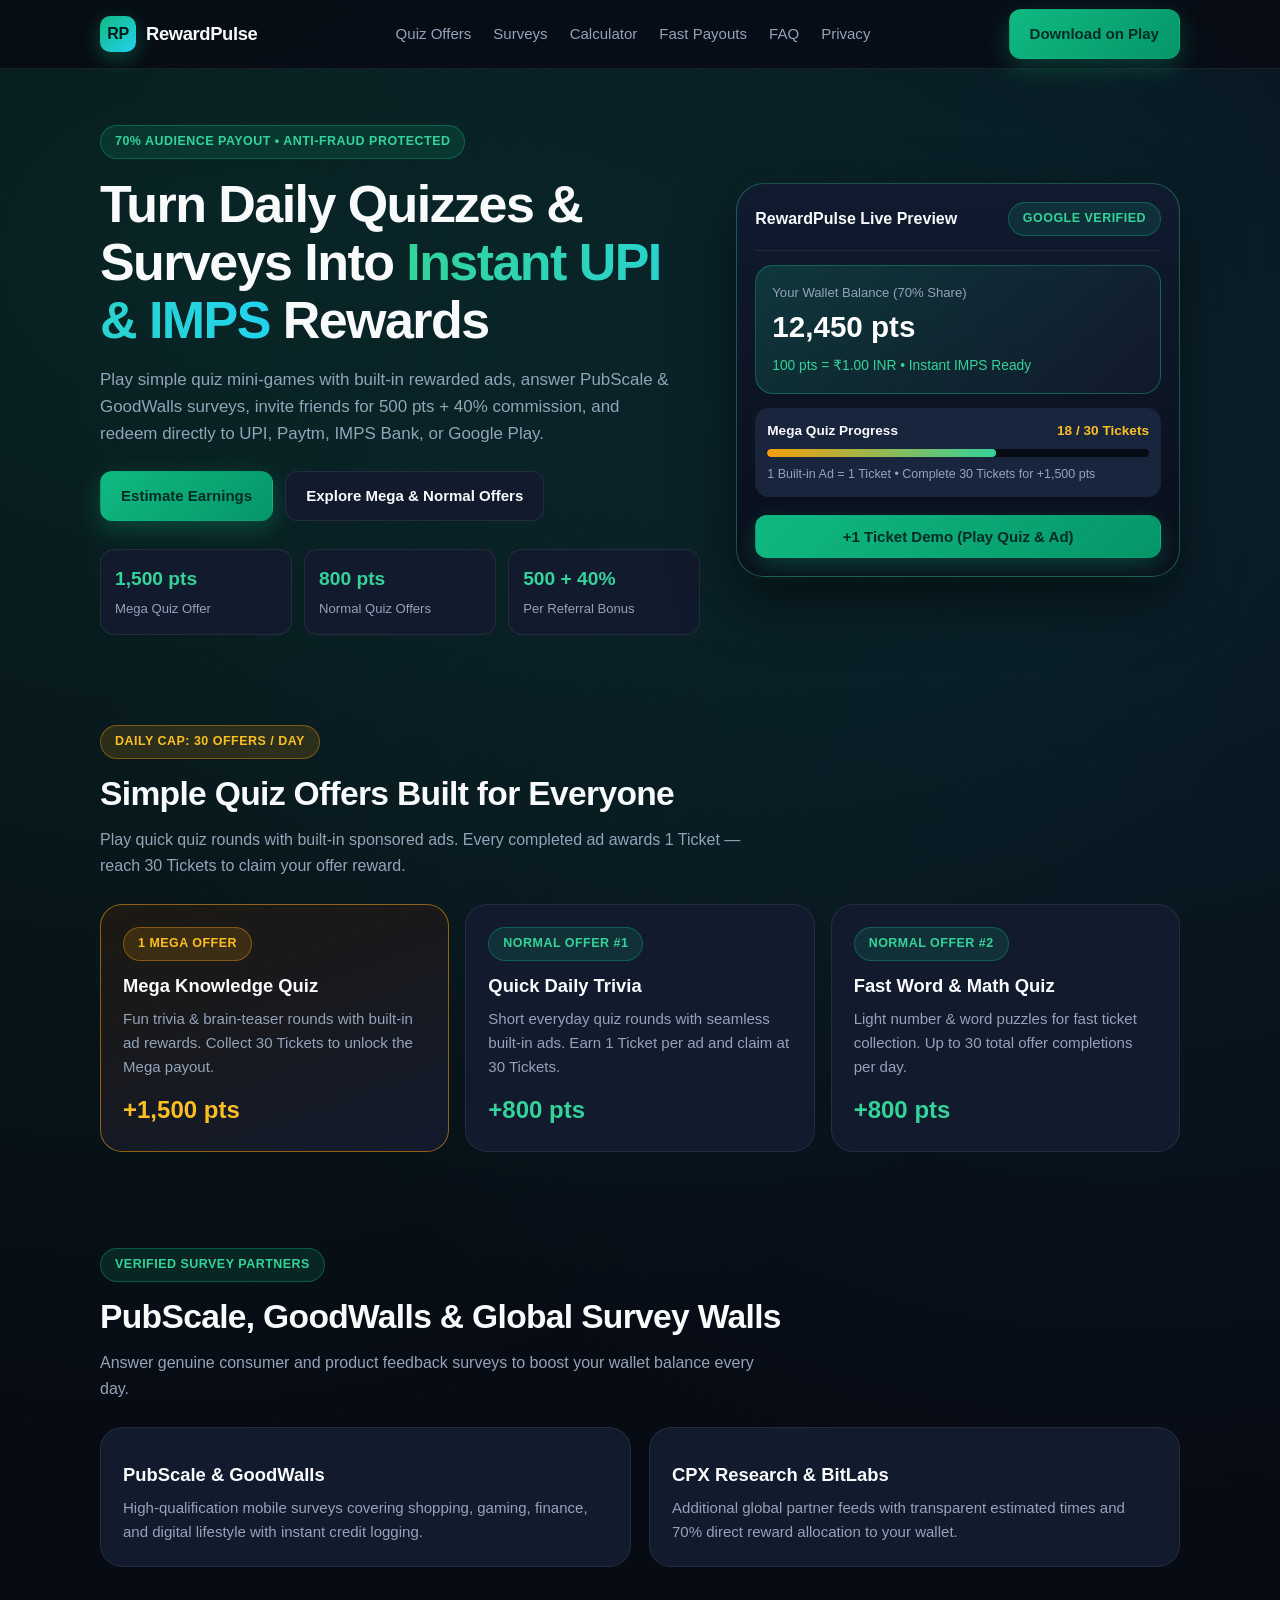
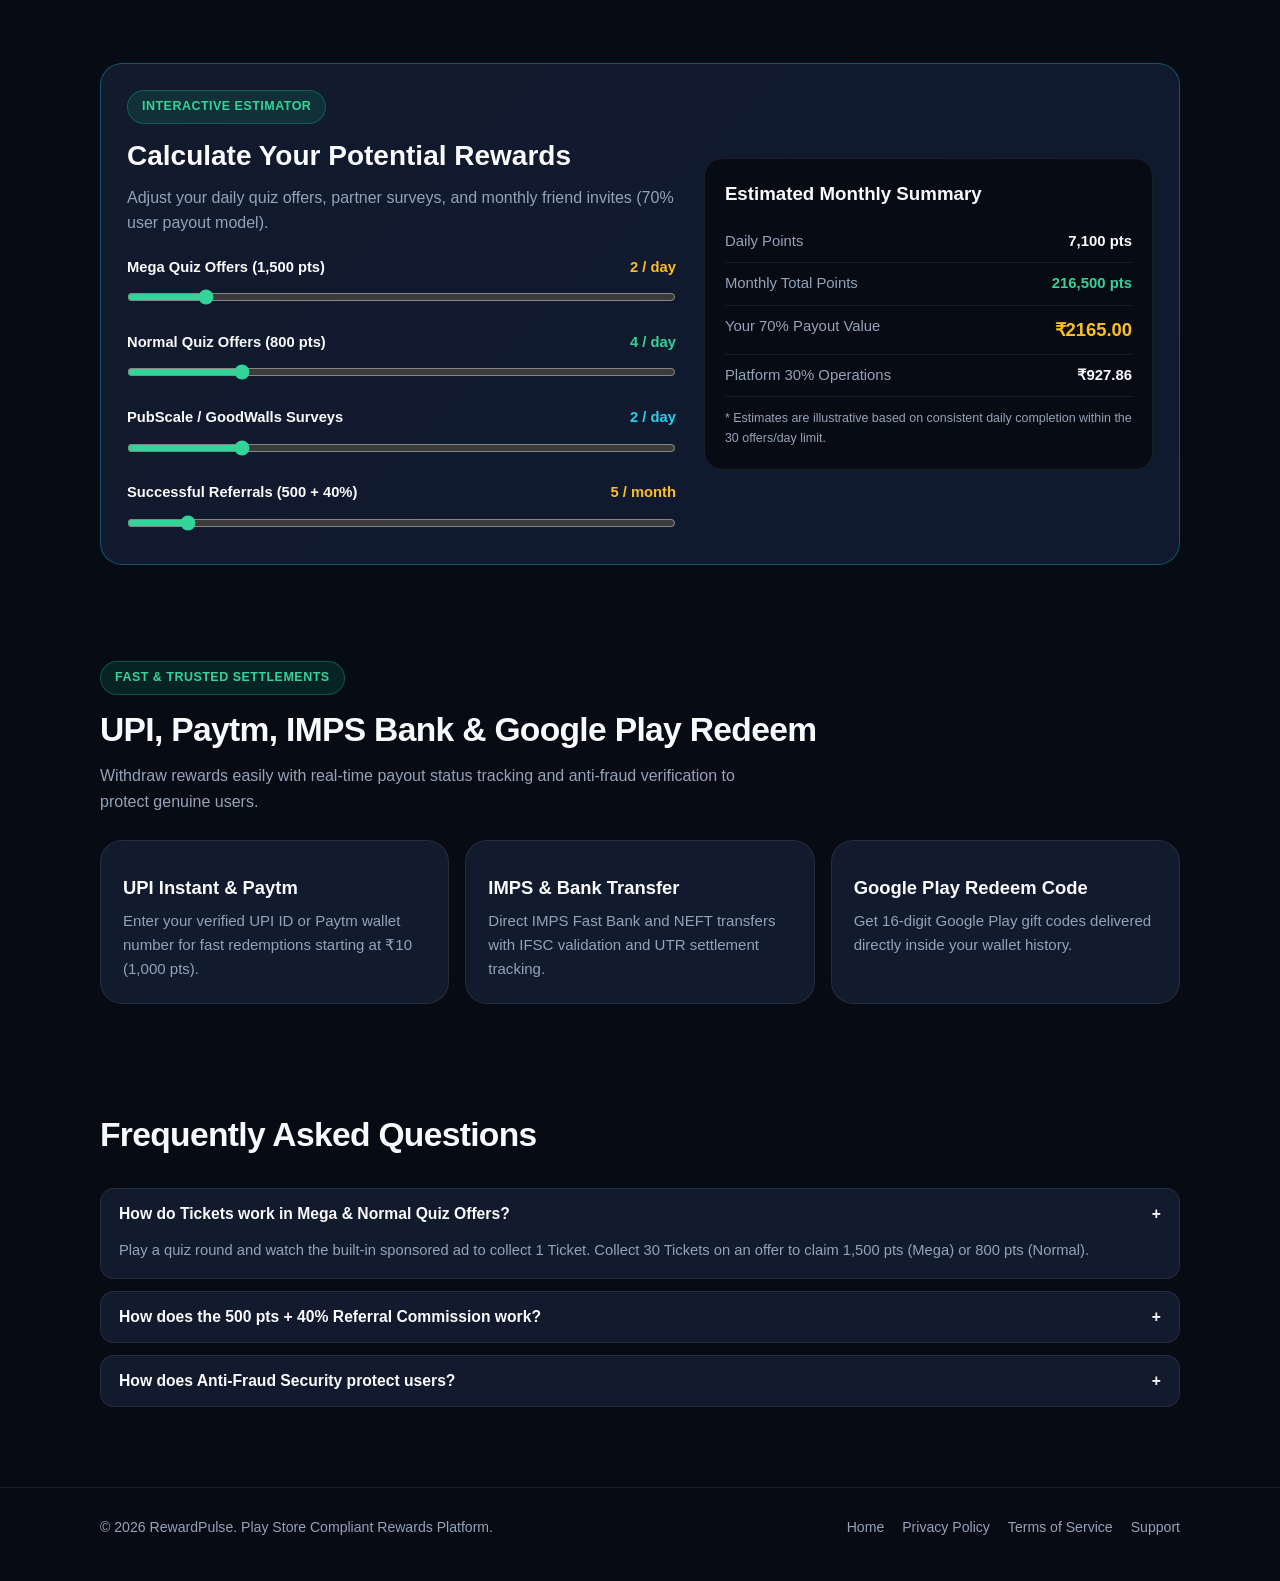
<file: website/index.html>
<!DOCTYPE html>
<html lang="en">
<head>
  <meta charset="UTF-8" />
  <meta name="viewport" content="width=device-width, initial-scale=1.0" />
  <title>RewardPulse — Play Quiz, Complete Surveys &amp; Withdraw via UPI &amp; IMPS</title>
  <meta name="description" content="RewardPulse official website. Play Mega &amp; Normal quiz offers, complete PubScale &amp; GoodWalls surveys, earn 500 + 40% referral bonuses, and withdraw fast via UPI, Paytm, IMPS &amp; Google Play." />
  <link rel="stylesheet" href="styles.css" />
</head>
<body>
  <header class="navbar">
    <div class="container nav-inner">
      <a href="index.html" class="brand">
        <span class="brand-mark">RP</span>
        <span>RewardPulse</span>
      </a>
      <nav id="navLinks" class="nav-links">
        <a href="#offers">Quiz Offers</a>
        <a href="#surveys">Surveys</a>
        <a href="#calculator">Calculator</a>
        <a href="#payouts">Fast Payouts</a>
        <a href="#faq">FAQ</a>
        <a href="privacy.html">Privacy</a>
      </nav>
      <div class="nav-actions">
        <a href="#payouts" class="btn btn-primary">Download on Play</a>
        <button id="menuToggle" class="menu-btn" type="button" aria-label="Toggle Menu">Menu</button>
      </div>
    </div>
  </header>

  <main>
    <section class="hero">
      <div class="container hero-grid">
        <div>
          <span class="pill">70% Audience Payout • Anti-Fraud Protected</span>
          <h1>Turn Daily Quizzes &amp; Surveys Into <span class="accent">Instant UPI &amp; IMPS</span> Rewards</h1>
          <p class="hero-lead">
            Play simple quiz mini-games with built-in rewarded ads, answer PubScale &amp; GoodWalls surveys,
            invite friends for 500 pts + 40% commission, and redeem directly to UPI, Paytm, IMPS Bank, or Google Play.
          </p>
          <div class="hero-cta">
            <a href="#calculator" class="btn btn-primary">Estimate Earnings</a>
            <a href="#offers" class="btn btn-outline">Explore Mega &amp; Normal Offers</a>
          </div>
          <div class="hero-stats">
            <div class="stat-box">
              <strong>1,500 pts</strong>
              <span>Mega Quiz Offer</span>
            </div>
            <div class="stat-box">
              <strong>800 pts</strong>
              <span>Normal Quiz Offers</span>
            </div>
            <div class="stat-box">
              <strong>500 + 40%</strong>
              <span>Per Referral Bonus</span>
            </div>
          </div>
        </div>

        <aside class="phone-frame" aria-label="Interactive RewardPulse App Preview">
          <div class="phone-header">
            <strong>RewardPulse Live Preview</strong>
            <span class="pill">Google Verified</span>
          </div>
          <div class="wallet-card">
            <div style="font-size:0.82rem; color:#94a3b8;">Your Wallet Balance (70% Share)</div>
            <div id="demoWalletPts" class="wallet-balance">12,450 pts</div>
            <div style="font-size:0.86rem; color:#34d399; margin-top:4px;">100 pts = ₹1.00 INR • Instant IMPS Ready</div>
          </div>
          <div class="ticket-row">
            <div class="ticket-head">
              <span>Mega Quiz Progress</span>
              <span id="demoTicketCount" style="color:#fbbf24;">18 / 30 Tickets</span>
            </div>
            <div class="progress-track">
              <div id="demoTicketFill" class="progress-fill" style="width: 60%;"></div>
            </div>
            <div style="font-size:0.78rem; color:#94a3b8; margin-top:8px;">
              1 Built-in Ad = 1 Ticket • Complete 30 Tickets for +1,500 pts
            </div>
          </div>
          <button id="demoPlayTicketBtn" type="button" class="btn btn-primary" style="width:100%; margin-top:8px;">
            +1 Ticket Demo (Play Quiz &amp; Ad)
          </button>
        </aside>
      </div>
    </section>

    <section id="offers" class="section">
      <div class="container">
        <div class="section-header">
          <span class="pill pill-gold">Daily Cap: 30 Offers / Day</span>
          <h2>Simple Quiz Offers Built for Everyone</h2>
          <p>Play quick quiz rounds with built-in sponsored ads. Every completed ad awards 1 Ticket — reach 30 Tickets to claim your offer reward.</p>
        </div>

        <div class="grid-3">
          <article class="card mega">
            <span class="pill pill-gold">1 Mega Offer</span>
            <h3>Mega Knowledge Quiz</h3>
            <p>Fun trivia &amp; brain-teaser rounds with built-in ad rewards. Collect 30 Tickets to unlock the Mega payout.</p>
            <div class="reward-pts">+1,500 pts</div>
          </article>

          <article class="card">
            <span class="pill">Normal Offer #1</span>
            <h3>Quick Daily Trivia</h3>
            <p>Short everyday quiz rounds with seamless built-in ads. Earn 1 Ticket per ad and claim at 30 Tickets.</p>
            <div class="reward-pts">+800 pts</div>
          </article>

          <article class="card">
            <span class="pill">Normal Offer #2</span>
            <h3>Fast Word &amp; Math Quiz</h3>
            <p>Light number &amp; word puzzles for fast ticket collection. Up to 30 total offer completions per day.</p>
            <div class="reward-pts">+800 pts</div>
          </article>
        </div>
      </div>
    </section>

    <section id="surveys" class="section">
      <div class="container">
        <div class="section-header">
          <span class="pill">Verified Survey Partners</span>
          <h2>PubScale, GoodWalls &amp; Global Survey Walls</h2>
          <p>Answer genuine consumer and product feedback surveys to boost your wallet balance every day.</p>
        </div>

        <div class="grid-2">
          <div class="card">
            <h3>PubScale &amp; GoodWalls</h3>
            <p>High-qualification mobile surveys covering shopping, gaming, finance, and digital lifestyle with instant credit logging.</p>
          </div>
          <div class="card">
            <h3>CPX Research &amp; BitLabs</h3>
            <p>Additional global partner feeds with transparent estimated times and 70% direct reward allocation to your wallet.</p>
          </div>
        </div>
      </div>
    </section>

    <section id="calculator" class="section">
      <div class="container">
        <div class="calc-panel">
          <div>
            <span class="pill">Interactive Estimator</span>
            <h2 style="margin-top:10px; font-size:1.75rem;">Calculate Your Potential Rewards</h2>
            <p style="color:var(--muted); margin:6px 0 20px;">Adjust your daily quiz offers, partner surveys, and monthly friend invites (70% user payout model).</p>

            <div class="slider-group">
              <div class="slider-label">
                <span>Mega Quiz Offers (1,500 pts)</span>
                <span id="valMegaOffers" style="color:var(--gold-bright);">2 / day</span>
              </div>
              <input id="calcMegaOffers" type="range" min="0" max="15" value="2" />
            </div>

            <div class="slider-group">
              <div class="slider-label">
                <span>Normal Quiz Offers (800 pts)</span>
                <span id="valNormalOffers" style="color:var(--emerald-bright);">4 / day</span>
              </div>
              <input id="calcNormalOffers" type="range" min="0" max="20" value="4" />
            </div>

            <div class="slider-group">
              <div class="slider-label">
                <span>PubScale / GoodWalls Surveys</span>
                <span id="valSurveys" style="color:var(--cyan);">2 / day</span>
              </div>
              <input id="calcSurveys" type="range" min="0" max="10" value="2" />
            </div>

            <div class="slider-group" style="margin-bottom:0;">
              <div class="slider-label">
                <span>Successful Referrals (500 + 40%)</span>
                <span id="valReferrals" style="color:var(--gold-bright);">5 / month</span>
              </div>
              <input id="calcReferrals" type="range" min="0" max="50" value="5" />
            </div>
          </div>

          <div class="calc-result">
            <h3 style="margin-bottom:12px;">Estimated Monthly Summary</h3>
            <div class="calc-row">
              <span style="color:var(--muted);">Daily Points</span>
              <strong id="outDailyPts">7,100 pts</strong>
            </div>
            <div class="calc-row">
              <span style="color:var(--muted);">Monthly Total Points</span>
              <strong id="outMonthlyPts" style="color:var(--emerald-bright);">216,500 pts</strong>
            </div>
            <div class="calc-row">
              <span style="color:var(--muted);">Your 70% Payout Value</span>
              <strong id="outUserInr" style="color:var(--gold-bright); font-size:1.15rem;">₹2,165.00</strong>
            </div>
            <div class="calc-row">
              <span style="color:var(--muted);">Platform 30% Operations</span>
              <strong id="outAdminSplit">₹927.86</strong>
            </div>
            <p style="font-size:0.78rem; color:var(--muted); margin-top:12px;">
              * Estimates are illustrative based on consistent daily completion within the 30 offers/day limit.
            </p>
          </div>
        </div>
      </div>
    </section>

    <section id="payouts" class="section">
      <div class="container">
        <div class="section-header">
          <span class="pill">Fast &amp; Trusted Settlements</span>
          <h2>UPI, Paytm, IMPS Bank &amp; Google Play Redeem</h2>
          <p>Withdraw rewards easily with real-time payout status tracking and anti-fraud verification to protect genuine users.</p>
        </div>

        <div class="grid-3">
          <div class="card">
            <h3>UPI Instant &amp; Paytm</h3>
            <p>Enter your verified UPI ID or Paytm wallet number for fast redemptions starting at ₹10 (1,000 pts).</p>
          </div>
          <div class="card">
            <h3>IMPS &amp; Bank Transfer</h3>
            <p>Direct IMPS Fast Bank and NEFT transfers with IFSC validation and UTR settlement tracking.</p>
          </div>
          <div class="card">
            <h3>Google Play Redeem Code</h3>
            <p>Get 16-digit Google Play gift codes delivered directly inside your wallet history.</p>
          </div>
        </div>
      </div>
    </section>

    <section id="faq" class="section">
      <div class="container">
        <div class="section-header">
          <h2>Frequently Asked Questions</h2>
        </div>
        <div class="faq-list">
          <div class="faq-item open">
            <button class="faq-trigger" type="button">How do Tickets work in Mega &amp; Normal Quiz Offers? <span>+</span></button>
            <div class="faq-body">Play a quiz round and watch the built-in sponsored ad to collect 1 Ticket. Collect 30 Tickets on an offer to claim 1,500 pts (Mega) or 800 pts (Normal).</div>
          </div>
          <div class="faq-item">
            <button class="faq-trigger" type="button">How does the 500 pts + 40% Referral Commission work? <span>+</span></button>
            <div class="faq-body">When a friend signs in with Google and applies your invite code, you earn 500 base points plus a 40% commission bonus (+200 pts = 700 pts total per successful invite).</div>
          </div>
          <div class="faq-item">
            <button class="faq-trigger" type="button">How does Anti-Fraud Security protect users? <span>+</span></button>
            <div class="faq-body">RewardPulse uses Google Sign-In verification, device integrity checks, VPN detection, and dwell-time verification so fake accounts cannot abuse payouts.</div>
          </div>
        </div>
      </div>
    </section>
  </main>

  <footer class="footer">
    <div class="container footer-inner">
      <div>© 2026 RewardPulse. Play Store Compliant Rewards Platform.</div>
      <div class="footer-links">
        <a href="index.html">Home</a>
        <a href="privacy.html">Privacy Policy</a>
        <a href="terms.html">Terms of Service</a>
        <a href="mailto:nazimkhan44549763337@gmail.com">Support</a>
      </div>
    </div>
  </footer>

  <script src="app.js"></script>
</body>
</html>
</file>
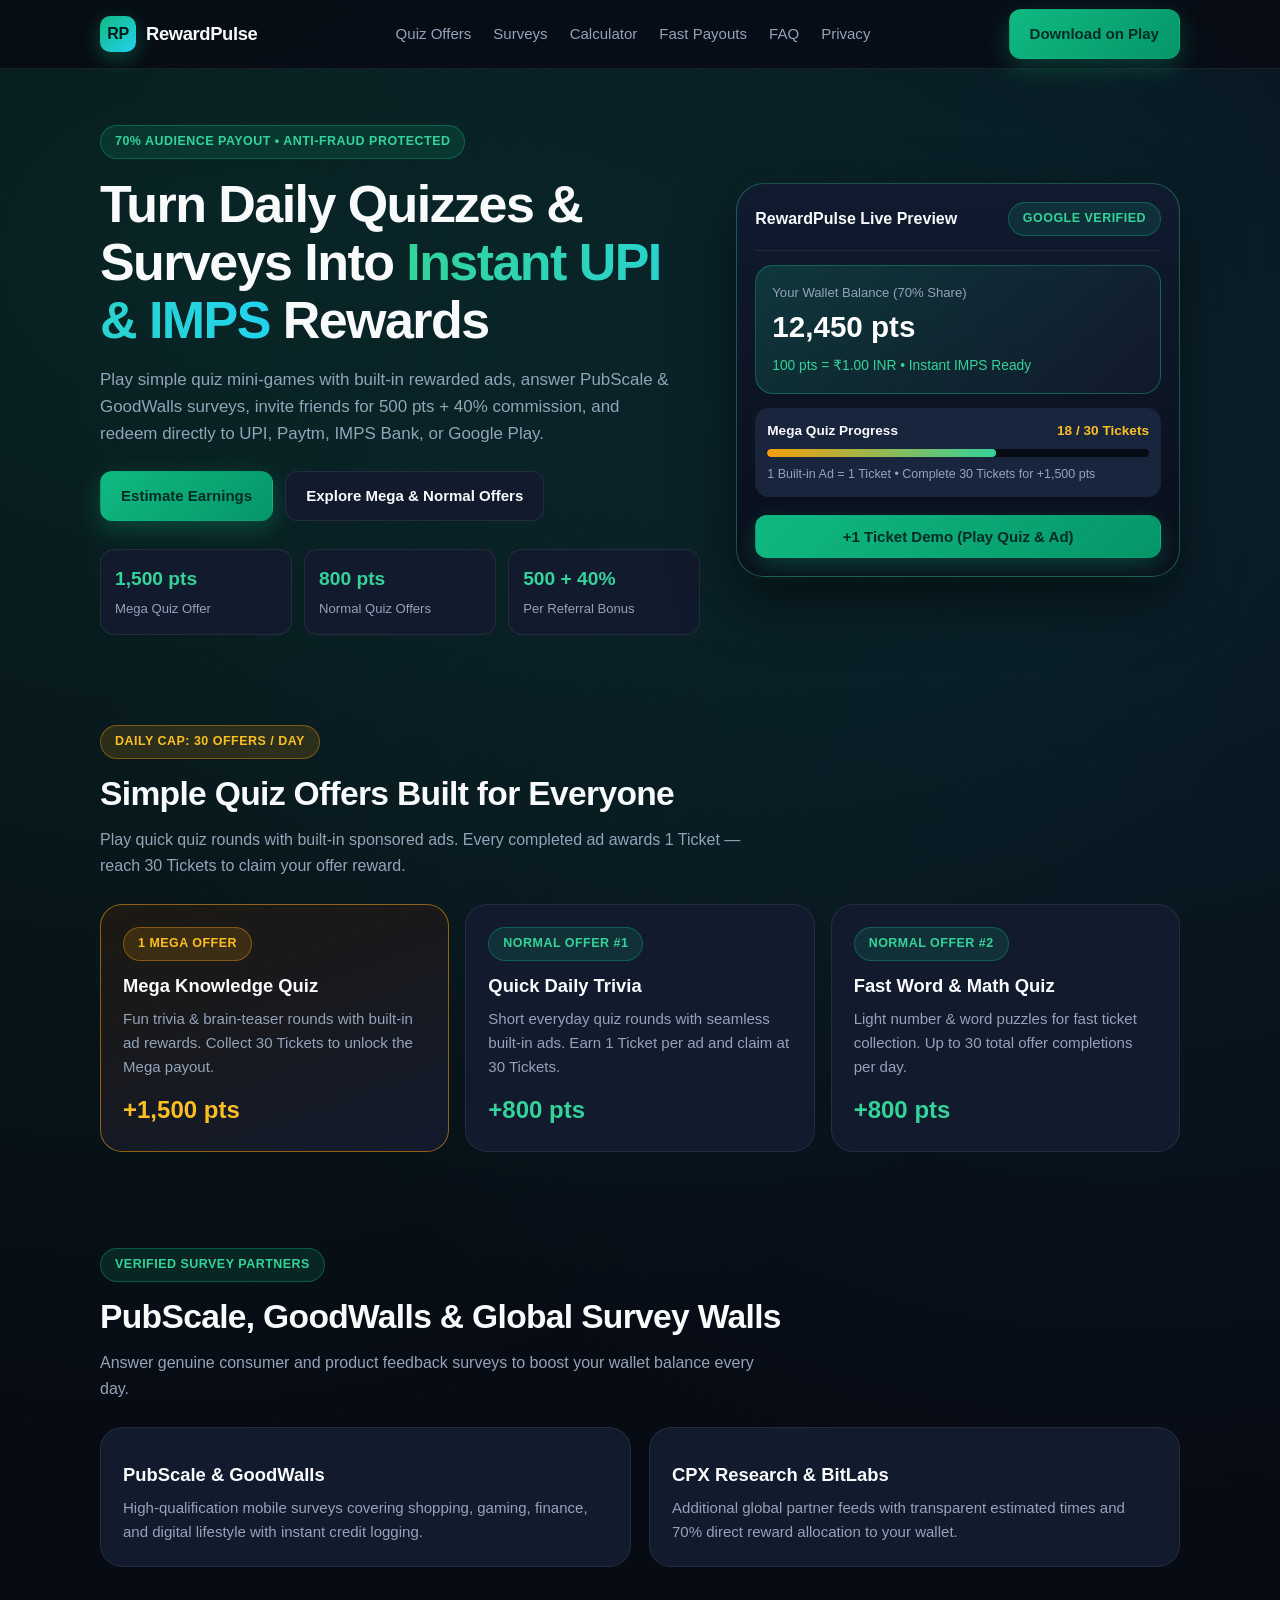
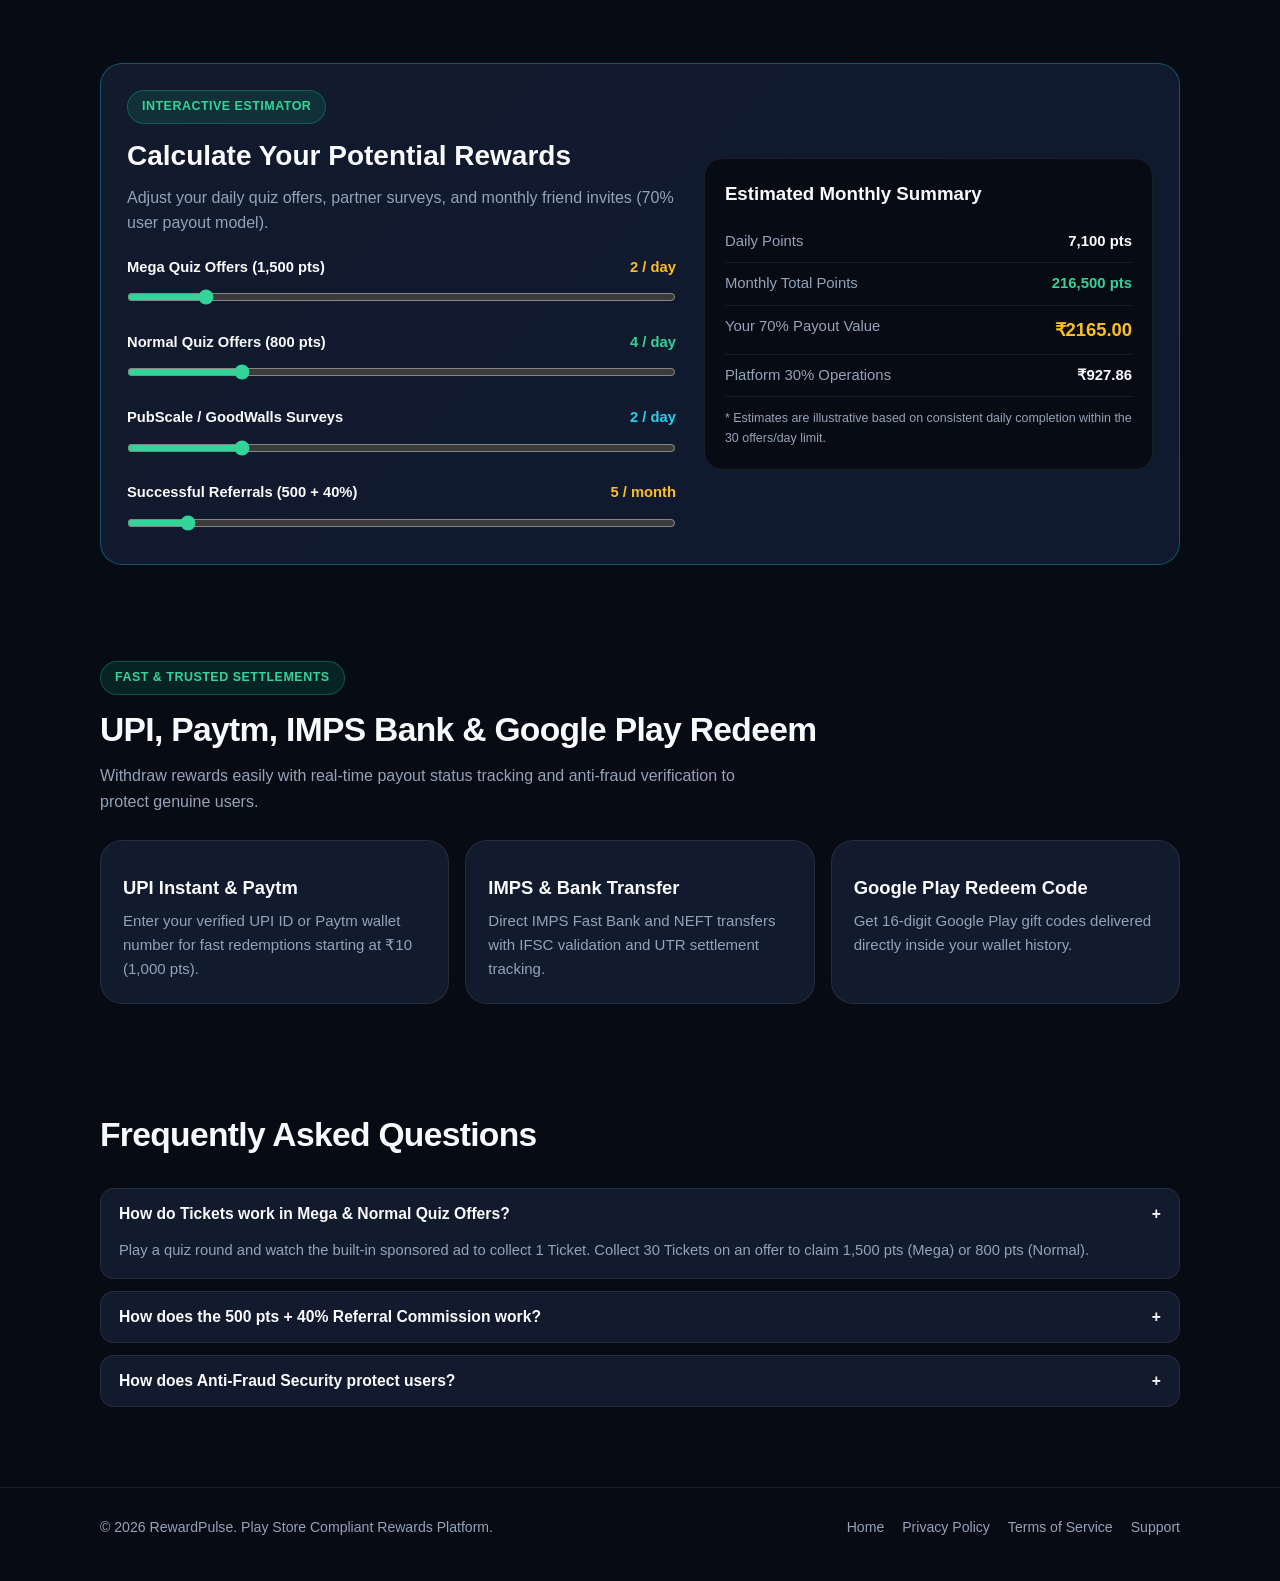
<file: app/src/main/assets/website/index.html>
<!DOCTYPE html>
<html lang="en">
<head>
  <meta charset="UTF-8" />
  <meta name="viewport" content="width=device-width, initial-scale=1.0" />
  <title>RewardPulse — Play Quiz, Complete Surveys &amp; Withdraw via UPI &amp; IMPS</title>
  <link rel="stylesheet" href="styles.css" />
</head>
<body>
  <header class="navbar">
    <div class="container nav-inner">
      <a href="index.html" class="brand">
        <span class="brand-mark">RP</span>
        <span>RewardPulse</span>
      </a>
      <nav id="navLinks" class="nav-links">
        <a href="#offers">Quiz Offers</a>
        <a href="#surveys">Surveys</a>
        <a href="#calculator">Calculator</a>
        <a href="#payouts">Fast Payouts</a>
        <a href="#faq">FAQ</a>
        <a href="privacy.html">Privacy</a>
      </nav>
      <div class="nav-actions">
        <a href="#payouts" class="btn btn-primary">Download on Play</a>
        <button id="menuToggle" class="menu-btn" type="button" aria-label="Toggle Menu">Menu</button>
      </div>
    </div>
  </header>

  <main>
    <section class="hero">
      <div class="container hero-grid">
        <div>
          <span class="pill">70% Audience Payout • Anti-Fraud Protected</span>
          <h1>Turn Daily Quizzes &amp; Surveys Into <span class="accent">Instant UPI &amp; IMPS</span> Rewards</h1>
          <p class="hero-lead">
            Play simple quiz mini-games with built-in rewarded ads, answer PubScale &amp; GoodWalls surveys,
            invite friends for 500 pts + 40% commission, and redeem directly to UPI, Paytm, IMPS Bank, or Google Play.
          </p>
          <div class="hero-cta">
            <a href="#calculator" class="btn btn-primary">Estimate Earnings</a>
            <a href="#offers" class="btn btn-outline">Explore Mega &amp; Normal Offers</a>
          </div>
          <div class="hero-stats">
            <div class="stat-box">
              <strong>1,500 pts</strong>
              <span>Mega Quiz Offer</span>
            </div>
            <div class="stat-box">
              <strong>800 pts</strong>
              <span>Normal Quiz Offers</span>
            </div>
            <div class="stat-box">
              <strong>500 + 40%</strong>
              <span>Per Referral Bonus</span>
            </div>
          </div>
        </div>

        <aside class="phone-frame" aria-label="Interactive RewardPulse App Preview">
          <div class="phone-header">
            <strong>RewardPulse Live Preview</strong>
            <span class="pill">Google Verified</span>
          </div>
          <div class="wallet-card">
            <div style="font-size:0.82rem; color:#94a3b8;">Your Wallet Balance (70% Share)</div>
            <div id="demoWalletPts" class="wallet-balance">12,450 pts</div>
            <div style="font-size:0.86rem; color:#34d399; margin-top:4px;">100 pts = ₹1.00 INR • Instant IMPS Ready</div>
          </div>
          <div class="ticket-row">
            <div class="ticket-head">
              <span>Mega Quiz Progress</span>
              <span id="demoTicketCount" style="color:#fbbf24;">18 / 30 Tickets</span>
            </div>
            <div class="progress-track">
              <div id="demoTicketFill" class="progress-fill" style="width: 60%;"></div>
            </div>
            <div style="font-size:0.78rem; color:#94a3b8; margin-top:8px;">
              1 Built-in Ad = 1 Ticket • Complete 30 Tickets for +1,500 pts
            </div>
          </div>
          <button id="demoPlayTicketBtn" type="button" class="btn btn-primary" style="width:100%; margin-top:8px;">
            +1 Ticket Demo (Play Quiz &amp; Ad)
          </button>
        </aside>
      </div>
    </section>

    <section id="offers" class="section">
      <div class="container">
        <div class="section-header">
          <span class="pill pill-gold">Daily Cap: 30 Offers / Day</span>
          <h2>Simple Quiz Offers Built for Everyone</h2>
          <p>Play quick quiz rounds with built-in sponsored ads. Every completed ad awards 1 Ticket — reach 30 Tickets to claim your offer reward.</p>
        </div>

        <div class="grid-3">
          <article class="card mega">
            <span class="pill pill-gold">1 Mega Offer</span>
            <h3>Mega Knowledge Quiz</h3>
            <p>Fun trivia &amp; brain-teaser rounds with built-in ad rewards. Collect 30 Tickets to unlock the Mega payout.</p>
            <div class="reward-pts">+1,500 pts</div>
          </article>

          <article class="card">
            <span class="pill">Normal Offer #1</span>
            <h3>Quick Daily Trivia</h3>
            <p>Short everyday quiz rounds with seamless built-in ads. Earn 1 Ticket per ad and claim at 30 Tickets.</p>
            <div class="reward-pts">+800 pts</div>
          </article>

          <article class="card">
            <span class="pill">Normal Offer #2</span>
            <h3>Fast Word &amp; Math Quiz</h3>
            <p>Light number &amp; word puzzles for fast ticket collection. Up to 30 total offer completions per day.</p>
            <div class="reward-pts">+800 pts</div>
          </article>
        </div>
      </div>
    </section>

    <section id="surveys" class="section">
      <div class="container">
        <div class="section-header">
          <span class="pill">Verified Survey Partners</span>
          <h2>PubScale, GoodWalls &amp; Global Survey Walls</h2>
          <p>Answer genuine consumer and product feedback surveys to boost your wallet balance every day.</p>
        </div>

        <div class="grid-2">
          <div class="card">
            <h3>PubScale &amp; GoodWalls</h3>
            <p>High-qualification mobile surveys covering shopping, gaming, finance, and digital lifestyle with instant credit logging.</p>
          </div>
          <div class="card">
            <h3>CPX Research &amp; BitLabs</h3>
            <p>Additional global partner feeds with transparent estimated times and 70% direct reward allocation to your wallet.</p>
          </div>
        </div>
      </div>
    </section>

    <section id="calculator" class="section">
      <div class="container">
        <div class="calc-panel">
          <div>
            <span class="pill">Interactive Estimator</span>
            <h2 style="margin-top:10px; font-size:1.75rem;">Calculate Your Potential Rewards</h2>
            <p style="color:var(--muted); margin:6px 0 20px;">Adjust your daily quiz offers, partner surveys, and monthly friend invites (70% user payout model).</p>

            <div class="slider-group">
              <div class="slider-label">
                <span>Mega Quiz Offers (1,500 pts)</span>
                <span id="valMegaOffers" style="color:var(--gold-bright);">2 / day</span>
              </div>
              <input id="calcMegaOffers" type="range" min="0" max="15" value="2" />
            </div>

            <div class="slider-group">
              <div class="slider-label">
                <span>Normal Quiz Offers (800 pts)</span>
                <span id="valNormalOffers" style="color:var(--emerald-bright);">4 / day</span>
              </div>
              <input id="calcNormalOffers" type="range" min="0" max="20" value="4" />
            </div>

            <div class="slider-group">
              <div class="slider-label">
                <span>PubScale / GoodWalls Surveys</span>
                <span id="valSurveys" style="color:var(--cyan);">2 / day</span>
              </div>
              <input id="calcSurveys" type="range" min="0" max="10" value="2" />
            </div>

            <div class="slider-group" style="margin-bottom:0;">
              <div class="slider-label">
                <span>Successful Referrals (500 + 40%)</span>
                <span id="valReferrals" style="color:var(--gold-bright);">5 / month</span>
              </div>
              <input id="calcReferrals" type="range" min="0" max="50" value="5" />
            </div>
          </div>

          <div class="calc-result">
            <h3 style="margin-bottom:12px;">Estimated Monthly Summary</h3>
            <div class="calc-row">
              <span style="color:var(--muted);">Daily Points</span>
              <strong id="outDailyPts">7,100 pts</strong>
            </div>
            <div class="calc-row">
              <span style="color:var(--muted);">Monthly Total Points</span>
              <strong id="outMonthlyPts" style="color:var(--emerald-bright);">216,500 pts</strong>
            </div>
            <div class="calc-row">
              <span style="color:var(--muted);">Your 70% Payout Value</span>
              <strong id="outUserInr" style="color:var(--gold-bright); font-size:1.15rem;">₹2,165.00</strong>
            </div>
            <div class="calc-row">
              <span style="color:var(--muted);">Platform 30% Operations</span>
              <strong id="outAdminSplit">₹927.86</strong>
            </div>
            <p style="font-size:0.78rem; color:var(--muted); margin-top:12px;">
              * Estimates are illustrative based on consistent daily completion within the 30 offers/day limit.
            </p>
          </div>
        </div>
      </div>
    </section>

    <section id="payouts" class="section">
      <div class="container">
        <div class="section-header">
          <span class="pill">Fast &amp; Trusted Settlements</span>
          <h2>UPI, Paytm, IMPS Bank &amp; Google Play Redeem</h2>
          <p>Withdraw rewards easily with real-time payout status tracking and anti-fraud verification to protect genuine users.</p>
        </div>

        <div class="grid-3">
          <div class="card">
            <h3>UPI Instant &amp; Paytm</h3>
            <p>Enter your verified UPI ID or Paytm wallet number for fast redemptions starting at ₹10 (1,000 pts).</p>
          </div>
          <div class="card">
            <h3>IMPS &amp; Bank Transfer</h3>
            <p>Direct IMPS Fast Bank and NEFT transfers with IFSC validation and UTR settlement tracking.</p>
          </div>
          <div class="card">
            <h3>Google Play Redeem Code</h3>
            <p>Get 16-digit Google Play gift codes delivered directly inside your wallet history.</p>
          </div>
        </div>
      </div>
    </section>

    <section id="faq" class="section">
      <div class="container">
        <div class="section-header">
          <h2>Frequently Asked Questions</h2>
        </div>
        <div class="faq-list">
          <div class="faq-item open">
            <button class="faq-trigger" type="button">How do Tickets work in Mega &amp; Normal Quiz Offers? <span>+</span></button>
            <div class="faq-body">Play a quiz round and watch the built-in sponsored ad to collect 1 Ticket. Collect 30 Tickets on an offer to claim 1,500 pts (Mega) or 800 pts (Normal).</div>
          </div>
          <div class="faq-item">
            <button class="faq-trigger" type="button">How does the 500 pts + 40% Referral Commission work? <span>+</span></button>
            <div class="faq-body">When a friend signs in with Google and applies your invite code, you earn 500 base points plus a 40% commission bonus (+200 pts = 700 pts total per successful invite).</div>
          </div>
          <div class="faq-item">
            <button class="faq-trigger" type="button">How does Anti-Fraud Security protect users? <span>+</span></button>
            <div class="faq-body">RewardPulse uses Google Sign-In verification, device integrity checks, VPN detection, and dwell-time verification so fake accounts cannot abuse payouts.</div>
          </div>
        </div>
      </div>
    </section>
  </main>

  <footer class="footer">
    <div class="container footer-inner">
      <div>© 2026 RewardPulse. Play Store Compliant Rewards Platform.</div>
      <div class="footer-links">
        <a href="index.html">Home</a>
        <a href="privacy.html">Privacy Policy</a>
        <a href="terms.html">Terms of Service</a>
        <a href="mailto:nazimkhan44549763337@gmail.com">Support</a>
      </div>
    </div>
  </footer>

  <script src="app.js"></script>
</body>
</html>
</file>
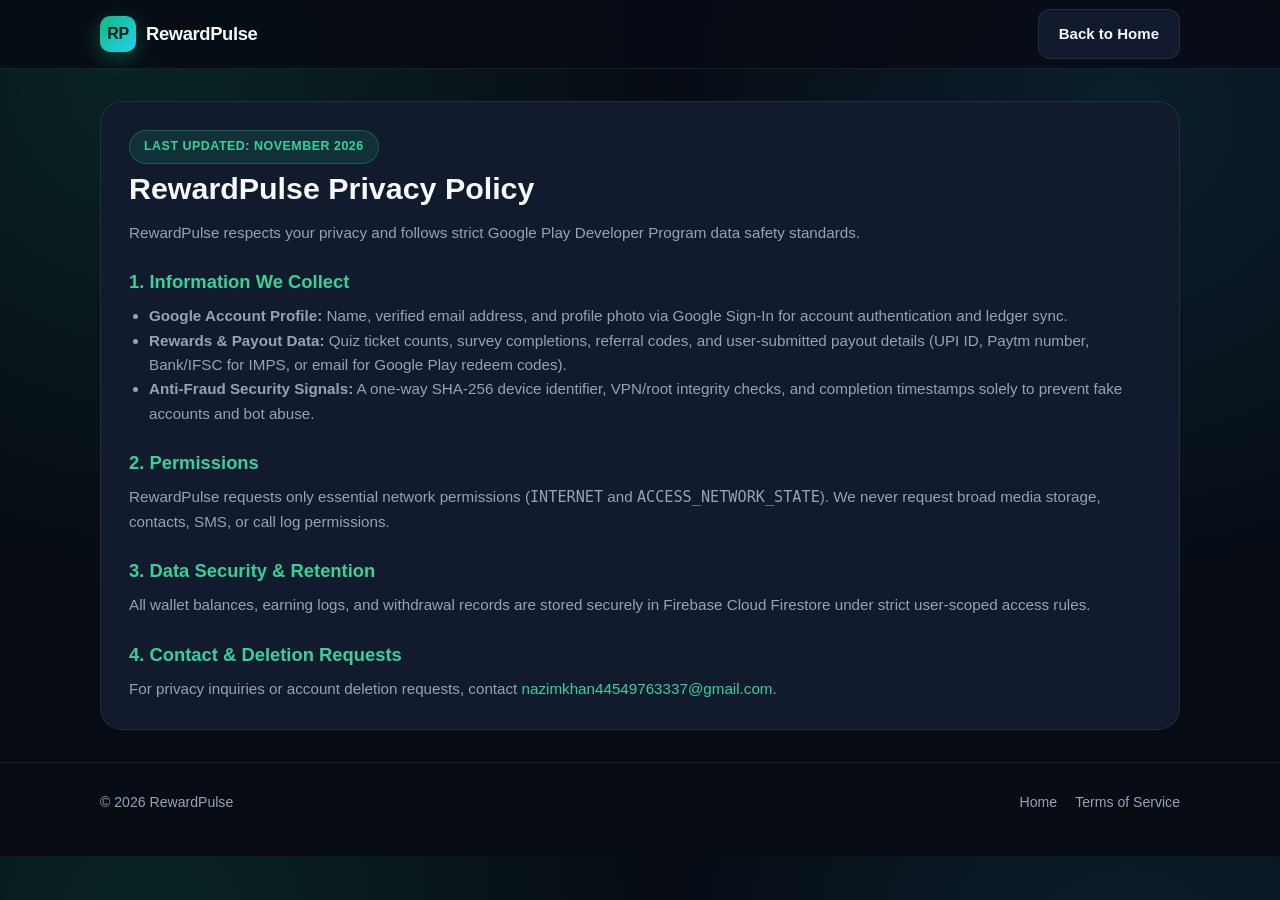
<file: website/privacy.html>
<!DOCTYPE html>
<html lang="en">
<head>
  <meta charset="UTF-8" />
  <meta name="viewport" content="width=device-width, initial-scale=1.0" />
  <title>Privacy Policy — RewardPulse</title>
  <link rel="stylesheet" href="styles.css" />
</head>
<body>
  <header class="navbar">
    <div class="container nav-inner">
      <a href="index.html" class="brand">
        <span class="brand-mark">RP</span>
        <span>RewardPulse</span>
      </a>
      <div class="nav-actions">
        <a href="index.html" class="btn btn-outline">Back to Home</a>
      </div>
    </div>
  </header>

  <main class="container">
    <article class="legal-card">
      <span class="pill">Last Updated: November 2026</span>
      <h1>RewardPulse Privacy Policy</h1>
      <p>RewardPulse respects your privacy and follows strict Google Play Developer Program data safety standards.</p>

      <h2>1. Information We Collect</h2>
      <ul>
        <li><strong>Google Account Profile:</strong> Name, verified email address, and profile photo via Google Sign-In for account authentication and ledger sync.</li>
        <li><strong>Rewards &amp; Payout Data:</strong> Quiz ticket counts, survey completions, referral codes, and user-submitted payout details (UPI ID, Paytm number, Bank/IFSC for IMPS, or email for Google Play redeem codes).</li>
        <li><strong>Anti-Fraud Security Signals:</strong> A one-way SHA-256 device identifier, VPN/root integrity checks, and completion timestamps solely to prevent fake accounts and bot abuse.</li>
      </ul>

      <h2>2. Permissions</h2>
      <p>RewardPulse requests only essential network permissions (<code>INTERNET</code> and <code>ACCESS_NETWORK_STATE</code>). We never request broad media storage, contacts, SMS, or call log permissions.</p>

      <h2>3. Data Security &amp; Retention</h2>
      <p>All wallet balances, earning logs, and withdrawal records are stored securely in Firebase Cloud Firestore under strict user-scoped access rules.</p>

      <h2>4. Contact &amp; Deletion Requests</h2>
      <p>For privacy inquiries or account deletion requests, contact <a href="mailto:nazimkhan44549763337@gmail.com" style="color:var(--emerald-bright);">nazimkhan44549763337@gmail.com</a>.</p>
    </article>
  </main>

  <footer class="footer">
    <div class="container footer-inner">
      <div>© 2026 RewardPulse</div>
      <div class="footer-links">
        <a href="index.html">Home</a>
        <a href="terms.html">Terms of Service</a>
      </div>
    </div>
  </footer>
</body>
</html>
</file>
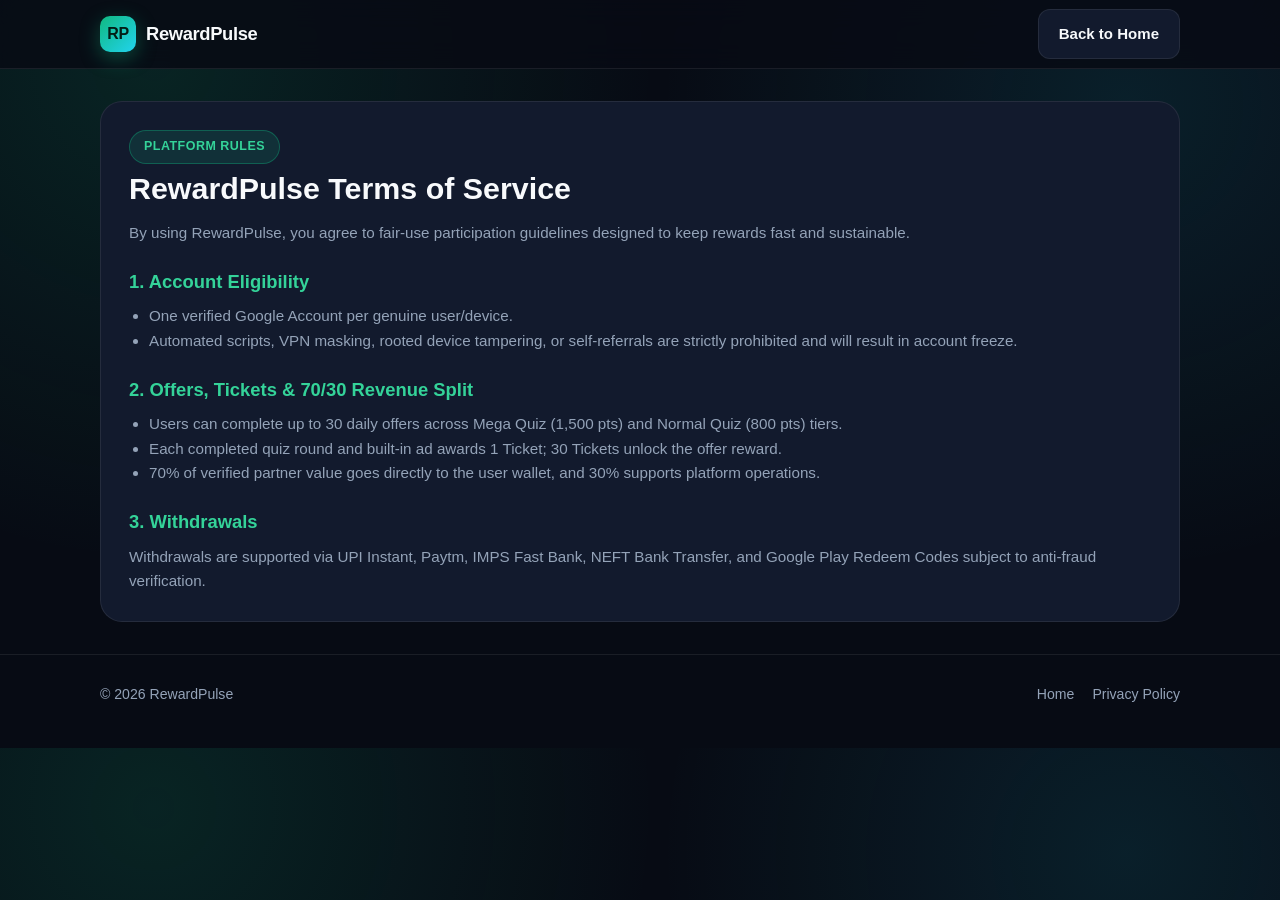
<file: website/terms.html>
<!DOCTYPE html>
<html lang="en">
<head>
  <meta charset="UTF-8" />
  <meta name="viewport" content="width=device-width, initial-scale=1.0" />
  <title>Terms of Service — RewardPulse</title>
  <link rel="stylesheet" href="styles.css" />
</head>
<body>
  <header class="navbar">
    <div class="container nav-inner">
      <a href="index.html" class="brand">
        <span class="brand-mark">RP</span>
        <span>RewardPulse</span>
      </a>
      <div class="nav-actions">
        <a href="index.html" class="btn btn-outline">Back to Home</a>
      </div>
    </div>
  </header>

  <main class="container">
    <article class="legal-card">
      <span class="pill">Platform Rules</span>
      <h1>RewardPulse Terms of Service</h1>
      <p>By using RewardPulse, you agree to fair-use participation guidelines designed to keep rewards fast and sustainable.</p>

      <h2>1. Account Eligibility</h2>
      <ul>
        <li>One verified Google Account per genuine user/device.</li>
        <li>Automated scripts, VPN masking, rooted device tampering, or self-referrals are strictly prohibited and will result in account freeze.</li>
      </ul>

      <h2>2. Offers, Tickets &amp; 70/30 Revenue Split</h2>
      <ul>
        <li>Users can complete up to 30 daily offers across Mega Quiz (1,500 pts) and Normal Quiz (800 pts) tiers.</li>
        <li>Each completed quiz round and built-in ad awards 1 Ticket; 30 Tickets unlock the offer reward.</li>
        <li>70% of verified partner value goes directly to the user wallet, and 30% supports platform operations.</li>
      </ul>

      <h2>3. Withdrawals</h2>
      <p>Withdrawals are supported via UPI Instant, Paytm, IMPS Fast Bank, NEFT Bank Transfer, and Google Play Redeem Codes subject to anti-fraud verification.</p>
    </article>
  </main>

  <footer class="footer">
    <div class="container footer-inner">
      <div>© 2026 RewardPulse</div>
      <div class="footer-links">
        <a href="index.html">Home</a>
        <a href="privacy.html">Privacy Policy</a>
      </div>
    </div>
  </footer>
</body>
</html>
</file>
<file: website/styles.css>
:root {
  --bg: #070b14;
  --surface: #0d1322;
  --card: #121a2d;
  --card-elevated: #19243d;
  --border: rgba(255, 255, 255, 0.08);
  --emerald: #10b981;
  --emerald-bright: #34d399;
  --gold: #f59e0b;
  --gold-bright: #fbbf24;
  --cyan: #22d3ee;
  --text: #f8fafc;
  --muted: #94a3b8;
  --radius-lg: 22px;
  --radius-md: 14px;
  --max-width: 1120px;
}

* {
  box-sizing: border-box;
  margin: 0;
  padding: 0;
}

html {
  scroll-behavior: smooth;
}

body {
  font-family: -apple-system, BlinkMacSystemFont, "Segoe UI", Roboto, Inter, Arial, sans-serif;
  background: radial-gradient(circle at 12% 8%, rgba(16, 185, 129, 0.14), transparent 38%),
              radial-gradient(circle at 88% 14%, rgba(34, 211, 238, 0.1), transparent 36%),
              var(--bg);
  color: var(--text);
  line-height: 1.6;
  -webkit-font-smoothing: antialiased;
}

a {
  color: inherit;
  text-decoration: none;
}

.container {
  width: 100%;
  max-width: var(--max-width);
  margin: 0 auto;
  padding: 0 20px;
}

/* Navbar */
.navbar {
  position: sticky;
  top: 0;
  z-index: 50;
  background: rgba(7, 11, 20, 0.86);
  backdrop-filter: blur(14px);
  border-bottom: 1px solid var(--border);
}

.nav-inner {
  display: flex;
  align-items: center;
  justify-content: space-between;
  min-height: 68px;
  gap: 16px;
}

.brand {
  display: inline-flex;
  align-items: center;
  gap: 10px;
  font-weight: 800;
  font-size: 1.15rem;
  letter-spacing: -0.02em;
}

.brand-mark {
  width: 36px;
  height: 36px;
  border-radius: 10px;
  background: linear-gradient(135deg, var(--emerald), var(--cyan));
  color: #031d16;
  display: grid;
  place-items: center;
  font-weight: 900;
  font-size: 1rem;
  box-shadow: 0 6px 20px rgba(16, 185, 129, 0.35);
}

.nav-links {
  display: flex;
  align-items: center;
  gap: 22px;
  color: var(--muted);
  font-size: 0.94rem;
  font-weight: 500;
}

.nav-links a:hover {
  color: var(--emerald-bright);
}

.nav-actions {
  display: flex;
  align-items: center;
  gap: 10px;
}

.menu-btn {
  display: none;
  background: var(--card);
  border: 1px solid var(--border);
  color: var(--text);
  border-radius: 10px;
  padding: 8px 12px;
  font-size: 0.92rem;
  cursor: pointer;
}

.btn {
  display: inline-flex;
  align-items: center;
  justify-content: center;
  gap: 8px;
  padding: 12px 20px;
  border-radius: 12px;
  font-weight: 700;
  font-size: 0.94rem;
  cursor: pointer;
  border: 1px solid transparent;
  transition: transform 0.16s ease, opacity 0.16s ease, background 0.16s ease;
}

.btn:active {
  transform: scale(0.98);
}

.btn-primary {
  background: linear-gradient(135deg, var(--emerald), #059669);
  color: #022c22;
  box-shadow: 0 8px 24px rgba(16, 185, 129, 0.28);
}

.btn-primary:hover {
  opacity: 0.94;
}

.btn-outline {
  background: var(--card);
  border-color: var(--border);
  color: var(--text);
}

.btn-outline:hover {
  border-color: rgba(52, 211, 153, 0.45);
}

.pill {
  display: inline-flex;
  align-items: center;
  gap: 8px;
  padding: 6px 14px;
  border-radius: 999px;
  font-size: 0.78rem;
  font-weight: 700;
  letter-spacing: 0.04em;
  text-transform: uppercase;
  background: rgba(16, 185, 129, 0.14);
  color: var(--emerald-bright);
  border: 1px solid rgba(16, 185, 129, 0.35);
}

.pill-gold {
  background: rgba(245, 158, 11, 0.15);
  color: var(--gold-bright);
  border-color: rgba(245, 158, 11, 0.4);
}

/* Hero */
.hero {
  padding: 56px 0 42px;
}

.hero-grid {
  display: grid;
  grid-template-columns: 1.15fr 0.85fr;
  gap: 36px;
  align-items: center;
}

.hero h1 {
  font-size: clamp(2rem, 4.2vw, 3.25rem);
  line-height: 1.12;
  letter-spacing: -0.03em;
  margin: 16px 0;
}

.hero h1 .accent {
  background: linear-gradient(90deg, var(--emerald-bright), var(--cyan));
  -webkit-background-clip: text;
  background-clip: text;
  color: transparent;
}

.hero-lead {
  color: var(--muted);
  font-size: 1.06rem;
  max-width: 580px;
  margin-bottom: 24px;
}

.hero-cta {
  display: flex;
  flex-wrap: wrap;
  gap: 12px;
  margin-bottom: 28px;
}

.hero-stats {
  display: grid;
  grid-template-columns: repeat(3, 1fr);
  gap: 12px;
}

.stat-box {
  background: var(--card);
  border: 1px solid var(--border);
  border-radius: var(--radius-md);
  padding: 14px;
}

.stat-box strong {
  display: block;
  font-size: 1.2rem;
  color: var(--emerald-bright);
}

.stat-box span {
  font-size: 0.82rem;
  color: var(--muted);
}

/* Interactive App Preview Mockup */
.phone-frame {
  background: linear-gradient(180deg, #111b30, #090e1a);
  border: 1px solid rgba(52, 211, 153, 0.35);
  border-radius: 28px;
  padding: 18px;
  box-shadow: 0 24px 60px rgba(0, 0, 0, 0.55);
}

.phone-header {
  display: flex;
  align-items: center;
  justify-content: space-between;
  padding-bottom: 14px;
  border-bottom: 1px solid var(--border);
  margin-bottom: 14px;
}

.wallet-card {
  background: linear-gradient(135deg, rgba(16, 185, 129, 0.2), rgba(18, 26, 45, 0.95));
  border: 1px solid rgba(16, 185, 129, 0.4);
  border-radius: 18px;
  padding: 16px;
  margin-bottom: 14px;
}

.wallet-balance {
  font-size: 1.85rem;
  font-weight: 800;
  color: #fff;
}

.ticket-row {
  background: var(--card-elevated);
  border-radius: 14px;
  padding: 12px;
  margin-bottom: 10px;
}

.ticket-head {
  display: flex;
  justify-content: space-between;
  font-size: 0.85rem;
  font-weight: 600;
  margin-bottom: 8px;
}

.progress-track {
  width: 100%;
  height: 8px;
  background: var(--bg);
  border-radius: 999px;
  overflow: hidden;
}

.progress-fill {
  height: 100%;
  border-radius: 999px;
  background: linear-gradient(90deg, var(--gold), var(--emerald-bright));
  transition: width 0.3s ease;
}

/* Sections */
.section {
  padding: 48px 0;
}

.section-header {
  margin-bottom: 26px;
}

.section-header h2 {
  font-size: clamp(1.5rem, 2.8vw, 2.1rem);
  letter-spacing: -0.02em;
  margin-top: 8px;
}

.section-header p {
  color: var(--muted);
  max-width: 660px;
  margin-top: 6px;
}

.grid-3 {
  display: grid;
  grid-template-columns: repeat(3, 1fr);
  gap: 16px;
}

.grid-2 {
  display: grid;
  grid-template-columns: repeat(2, 1fr);
  gap: 18px;
}

.card {
  background: var(--card);
  border: 1px solid var(--border);
  border-radius: var(--radius-lg);
  padding: 22px;
}

.card.mega {
  background: linear-gradient(160deg, #1d1912, var(--card));
  border-color: rgba(245, 158, 11, 0.55);
}

.card h3 {
  font-size: 1.15rem;
  margin: 10px 0 6px;
}

.card p {
  color: var(--muted);
  font-size: 0.94rem;
}

.reward-pts {
  font-size: 1.5rem;
  font-weight: 800;
  color: var(--emerald-bright);
  margin-top: 12px;
}

.card.mega .reward-pts {
  color: var(--gold-bright);
}

/* Calculator */
.calc-panel {
  background: linear-gradient(135deg, var(--card), #0f1a2f);
  border: 1px solid rgba(34, 211, 238, 0.3);
  border-radius: var(--radius-lg);
  padding: 26px;
  display: grid;
  grid-template-columns: 1.1fr 0.9fr;
  gap: 28px;
  align-items: center;
}

.slider-group {
  margin-bottom: 18px;
}

.slider-label {
  display: flex;
  justify-content: space-between;
  font-size: 0.92rem;
  font-weight: 600;
  margin-bottom: 8px;
}

input[type="range"] {
  width: 100%;
  accent-color: var(--emerald-bright);
  cursor: pointer;
}

.calc-result {
  background: var(--bg);
  border: 1px solid var(--border);
  border-radius: 18px;
  padding: 20px;
}

.calc-row {
  display: flex;
  justify-content: space-between;
  padding: 9px 0;
  border-bottom: 1px solid var(--border);
  font-size: 0.93rem;
}

.calc-row:last-child {
  border-bottom: none;
}

/* FAQ */
.faq-list {
  display: flex;
  flex-direction: column;
  gap: 12px;
}

.faq-item {
  background: var(--card);
  border: 1px solid var(--border);
  border-radius: var(--radius-md);
  overflow: hidden;
}

.faq-trigger {
  width: 100%;
  background: transparent;
  border: none;
  color: var(--text);
  padding: 16px 18px;
  text-align: left;
  font-size: 0.98rem;
  font-weight: 600;
  display: flex;
  justify-content: space-between;
  align-items: center;
  cursor: pointer;
}

.faq-body {
  display: none;
  padding: 0 18px 16px;
  color: var(--muted);
  font-size: 0.92rem;
}

.faq-item.open .faq-body {
  display: block;
}

/* Legal pages */
.legal-card {
  background: var(--card);
  border: 1px solid var(--border);
  border-radius: var(--radius-lg);
  padding: 28px;
  margin: 32px 0;
}

.legal-card h1 {
  font-size: 1.9rem;
  margin-bottom: 8px;
}

.legal-card h2 {
  font-size: 1.15rem;
  color: var(--emerald-bright);
  margin: 22px 0 8px;
}

.legal-card p, .legal-card li {
  color: var(--muted);
  font-size: 0.95rem;
}

.legal-card ul {
  padding-left: 20px;
  margin-top: 6px;
}

/* Footer */
.footer {
  border-top: 1px solid var(--border);
  padding: 28px 0 42px;
  margin-top: 32px;
  color: var(--muted);
  font-size: 0.88rem;
}

.footer-inner {
  display: flex;
  flex-wrap: wrap;
  justify-content: space-between;
  align-items: center;
  gap: 16px;
}

.footer-links {
  display: flex;
  flex-wrap: wrap;
  gap: 18px;
}

.footer-links a:hover {
  color: var(--emerald-bright);
}

@media (max-width: 860px) {
  .hero-grid,
  .calc-panel,
  .grid-3,
  .grid-2 {
    grid-template-columns: 1fr;
  }

  .nav-links {
    display: none;
    position: absolute;
    top: 68px;
    left: 0;
    right: 0;
    background: var(--surface);
    border-bottom: 1px solid var(--border);
    flex-direction: column;
    padding: 16px 20px;
    gap: 14px;
  }

  .nav-links.open {
    display: flex;
  }

  .menu-btn {
    display: inline-flex;
  }
}
</file>
<file: app/src/main/assets/website/styles.css>
:root {
  --bg: #070b14;
  --surface: #0d1322;
  --card: #121a2d;
  --card-elevated: #19243d;
  --border: rgba(255, 255, 255, 0.08);
  --emerald: #10b981;
  --emerald-bright: #34d399;
  --gold: #f59e0b;
  --gold-bright: #fbbf24;
  --cyan: #22d3ee;
  --text: #f8fafc;
  --muted: #94a3b8;
  --radius-lg: 22px;
  --radius-md: 14px;
  --max-width: 1120px;
}

* {
  box-sizing: border-box;
  margin: 0;
  padding: 0;
}

html {
  scroll-behavior: smooth;
}

body {
  font-family: -apple-system, BlinkMacSystemFont, "Segoe UI", Roboto, Inter, Arial, sans-serif;
  background: radial-gradient(circle at 12% 8%, rgba(16, 185, 129, 0.14), transparent 38%),
              radial-gradient(circle at 88% 14%, rgba(34, 211, 238, 0.1), transparent 36%),
              var(--bg);
  color: var(--text);
  line-height: 1.6;
  -webkit-font-smoothing: antialiased;
}

a {
  color: inherit;
  text-decoration: none;
}

.container {
  width: 100%;
  max-width: var(--max-width);
  margin: 0 auto;
  padding: 0 20px;
}

.navbar {
  position: sticky;
  top: 0;
  z-index: 50;
  background: rgba(7, 11, 20, 0.86);
  backdrop-filter: blur(14px);
  border-bottom: 1px solid var(--border);
}

.nav-inner {
  display: flex;
  align-items: center;
  justify-content: space-between;
  min-height: 68px;
  gap: 16px;
}

.brand {
  display: inline-flex;
  align-items: center;
  gap: 10px;
  font-weight: 800;
  font-size: 1.15rem;
  letter-spacing: -0.02em;
}

.brand-mark {
  width: 36px;
  height: 36px;
  border-radius: 10px;
  background: linear-gradient(135deg, var(--emerald), var(--cyan));
  color: #031d16;
  display: grid;
  place-items: center;
  font-weight: 900;
  font-size: 1rem;
  box-shadow: 0 6px 20px rgba(16, 185, 129, 0.35);
}

.nav-links {
  display: flex;
  align-items: center;
  gap: 22px;
  color: var(--muted);
  font-size: 0.94rem;
  font-weight: 500;
}

.nav-links a:hover {
  color: var(--emerald-bright);
}

.nav-actions {
  display: flex;
  align-items: center;
  gap: 10px;
}

.menu-btn {
  display: none;
  background: var(--card);
  border: 1px solid var(--border);
  color: var(--text);
  border-radius: 10px;
  padding: 8px 12px;
  font-size: 0.92rem;
  cursor: pointer;
}

.btn {
  display: inline-flex;
  align-items: center;
  justify-content: center;
  gap: 8px;
  padding: 12px 20px;
  border-radius: 12px;
  font-weight: 700;
  font-size: 0.94rem;
  cursor: pointer;
  border: 1px solid transparent;
  transition: transform 0.16s ease, opacity 0.16s ease, background 0.16s ease;
}

.btn:active {
  transform: scale(0.98);
}

.btn-primary {
  background: linear-gradient(135deg, var(--emerald), #059669);
  color: #022c22;
  box-shadow: 0 8px 24px rgba(16, 185, 129, 0.28);
}

.btn-primary:hover {
  opacity: 0.94;
}

.btn-outline {
  background: var(--card);
  border-color: var(--border);
  color: var(--text);
}

.btn-outline:hover {
  border-color: rgba(52, 211, 153, 0.45);
}

.pill {
  display: inline-flex;
  align-items: center;
  gap: 8px;
  padding: 6px 14px;
  border-radius: 999px;
  font-size: 0.78rem;
  font-weight: 700;
  letter-spacing: 0.04em;
  text-transform: uppercase;
  background: rgba(16, 185, 129, 0.14);
  color: var(--emerald-bright);
  border: 1px solid rgba(16, 185, 129, 0.35);
}

.pill-gold {
  background: rgba(245, 158, 11, 0.15);
  color: var(--gold-bright);
  border-color: rgba(245, 158, 11, 0.4);
}

.hero {
  padding: 56px 0 42px;
}

.hero-grid {
  display: grid;
  grid-template-columns: 1.15fr 0.85fr;
  gap: 36px;
  align-items: center;
}

.hero h1 {
  font-size: clamp(2rem, 4.2vw, 3.25rem);
  line-height: 1.12;
  letter-spacing: -0.03em;
  margin: 16px 0;
}

.hero h1 .accent {
  background: linear-gradient(90deg, var(--emerald-bright), var(--cyan));
  -webkit-background-clip: text;
  background-clip: text;
  color: transparent;
}

.hero-lead {
  color: var(--muted);
  font-size: 1.06rem;
  max-width: 580px;
  margin-bottom: 24px;
}

.hero-cta {
  display: flex;
  flex-wrap: wrap;
  gap: 12px;
  margin-bottom: 28px;
}

.hero-stats {
  display: grid;
  grid-template-columns: repeat(3, 1fr);
  gap: 12px;
}

.stat-box {
  background: var(--card);
  border: 1px solid var(--border);
  border-radius: var(--radius-md);
  padding: 14px;
}

.stat-box strong {
  display: block;
  font-size: 1.2rem;
  color: var(--emerald-bright);
}

.stat-box span {
  font-size: 0.82rem;
  color: var(--muted);
}

.phone-frame {
  background: linear-gradient(180deg, #111b30, #090e1a);
  border: 1px solid rgba(52, 211, 153, 0.35);
  border-radius: 28px;
  padding: 18px;
  box-shadow: 0 24px 60px rgba(0, 0, 0, 0.55);
}

.phone-header {
  display: flex;
  align-items: center;
  justify-content: space-between;
  padding-bottom: 14px;
  border-bottom: 1px solid var(--border);
  margin-bottom: 14px;
}

.wallet-card {
  background: linear-gradient(135deg, rgba(16, 185, 129, 0.2), rgba(18, 26, 45, 0.95));
  border: 1px solid rgba(16, 185, 129, 0.4);
  border-radius: 18px;
  padding: 16px;
  margin-bottom: 14px;
}

.wallet-balance {
  font-size: 1.85rem;
  font-weight: 800;
  color: #fff;
}

.ticket-row {
  background: var(--card-elevated);
  border-radius: 14px;
  padding: 12px;
  margin-bottom: 10px;
}

.ticket-head {
  display: flex;
  justify-content: space-between;
  font-size: 0.85rem;
  font-weight: 600;
  margin-bottom: 8px;
}

.progress-track {
  width: 100%;
  height: 8px;
  background: var(--bg);
  border-radius: 999px;
  overflow: hidden;
}

.progress-fill {
  height: 100%;
  border-radius: 999px;
  background: linear-gradient(90deg, var(--gold), var(--emerald-bright));
  transition: width 0.3s ease;
}

.section {
  padding: 48px 0;
}

.section-header {
  margin-bottom: 26px;
}

.section-header h2 {
  font-size: clamp(1.5rem, 2.8vw, 2.1rem);
  letter-spacing: -0.02em;
  margin-top: 8px;
}

.section-header p {
  color: var(--muted);
  max-width: 660px;
  margin-top: 6px;
}

.grid-3 {
  display: grid;
  grid-template-columns: repeat(3, 1fr);
  gap: 16px;
}

.grid-2 {
  display: grid;
  grid-template-columns: repeat(2, 1fr);
  gap: 18px;
}

.card {
  background: var(--card);
  border: 1px solid var(--border);
  border-radius: var(--radius-lg);
  padding: 22px;
}

.card.mega {
  background: linear-gradient(160deg, #1d1912, var(--card));
  border-color: rgba(245, 158, 11, 0.55);
}

.card h3 {
  font-size: 1.15rem;
  margin: 10px 0 6px;
}

.card p {
  color: var(--muted);
  font-size: 0.94rem;
}

.reward-pts {
  font-size: 1.5rem;
  font-weight: 800;
  color: var(--emerald-bright);
  margin-top: 12px;
}

.card.mega .reward-pts {
  color: var(--gold-bright);
}

.calc-panel {
  background: linear-gradient(135deg, var(--card), #0f1a2f);
  border: 1px solid rgba(34, 211, 238, 0.3);
  border-radius: var(--radius-lg);
  padding: 26px;
  display: grid;
  grid-template-columns: 1.1fr 0.9fr;
  gap: 28px;
  align-items: center;
}

.slider-group {
  margin-bottom: 18px;
}

.slider-label {
  display: flex;
  justify-content: space-between;
  font-size: 0.92rem;
  font-weight: 600;
  margin-bottom: 8px;
}

input[type="range"] {
  width: 100%;
  accent-color: var(--emerald-bright);
  cursor: pointer;
}

.calc-result {
  background: var(--bg);
  border: 1px solid var(--border);
  border-radius: 18px;
  padding: 20px;
}

.calc-row {
  display: flex;
  justify-content: space-between;
  padding: 9px 0;
  border-bottom: 1px solid var(--border);
  font-size: 0.93rem;
}

.calc-row:last-child {
  border-bottom: none;
}

.faq-list {
  display: flex;
  flex-direction: column;
  gap: 12px;
}

.faq-item {
  background: var(--card);
  border: 1px solid var(--border);
  border-radius: var(--radius-md);
  overflow: hidden;
}

.faq-trigger {
  width: 100%;
  background: transparent;
  border: none;
  color: var(--text);
  padding: 16px 18px;
  text-align: left;
  font-size: 0.98rem;
  font-weight: 600;
  display: flex;
  justify-content: space-between;
  align-items: center;
  cursor: pointer;
}

.faq-body {
  display: none;
  padding: 0 18px 16px;
  color: var(--muted);
  font-size: 0.92rem;
}

.faq-item.open .faq-body {
  display: block;
}

.legal-card {
  background: var(--card);
  border: 1px solid var(--border);
  border-radius: var(--radius-lg);
  padding: 28px;
  margin: 32px 0;
}

.legal-card h1 {
  font-size: 1.9rem;
  margin-bottom: 8px;
}

.legal-card h2 {
  font-size: 1.15rem;
  color: var(--emerald-bright);
  margin: 22px 0 8px;
}

.legal-card p, .legal-card li {
  color: var(--muted);
  font-size: 0.95rem;
}

.legal-card ul {
  padding-left: 20px;
  margin-top: 6px;
}

.footer {
  border-top: 1px solid var(--border);
  padding: 28px 0 42px;
  margin-top: 32px;
  color: var(--muted);
  font-size: 0.88rem;
}

.footer-inner {
  display: flex;
  flex-wrap: wrap;
  justify-content: space-between;
  align-items: center;
  gap: 16px;
}

.footer-links {
  display: flex;
  flex-wrap: wrap;
  gap: 18px;
}

.footer-links a:hover {
  color: var(--emerald-bright);
}

@media (max-width: 860px) {
  .hero-grid,
  .calc-panel,
  .grid-3,
  .grid-2 {
    grid-template-columns: 1fr;
  }

  .nav-links {
    display: none;
    position: absolute;
    top: 68px;
    left: 0;
    right: 0;
    background: var(--surface);
    border-bottom: 1px solid var(--border);
    flex-direction: column;
    padding: 16px 20px;
    gap: 14px;
  }

  .nav-links.open {
    display: flex;
  }

  .menu-btn {
    display: inline-flex;
  }
}
</file>
